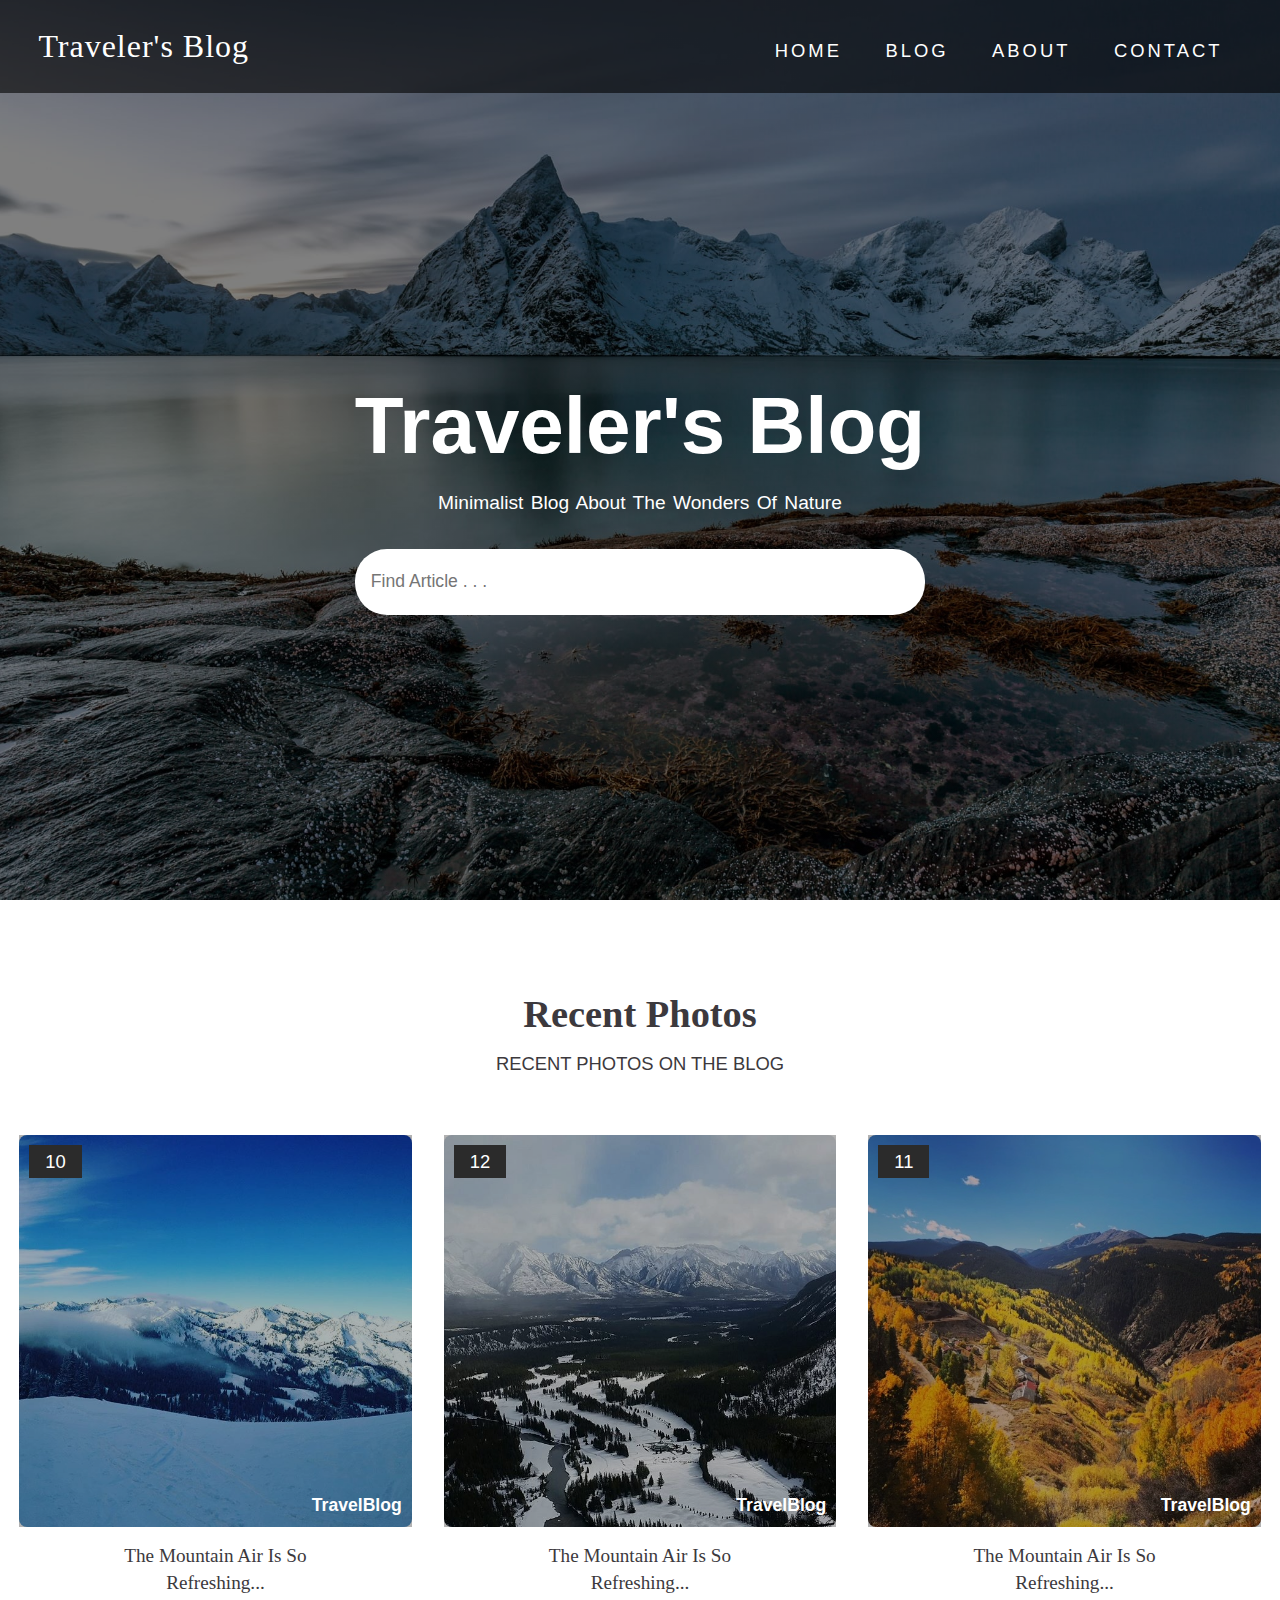
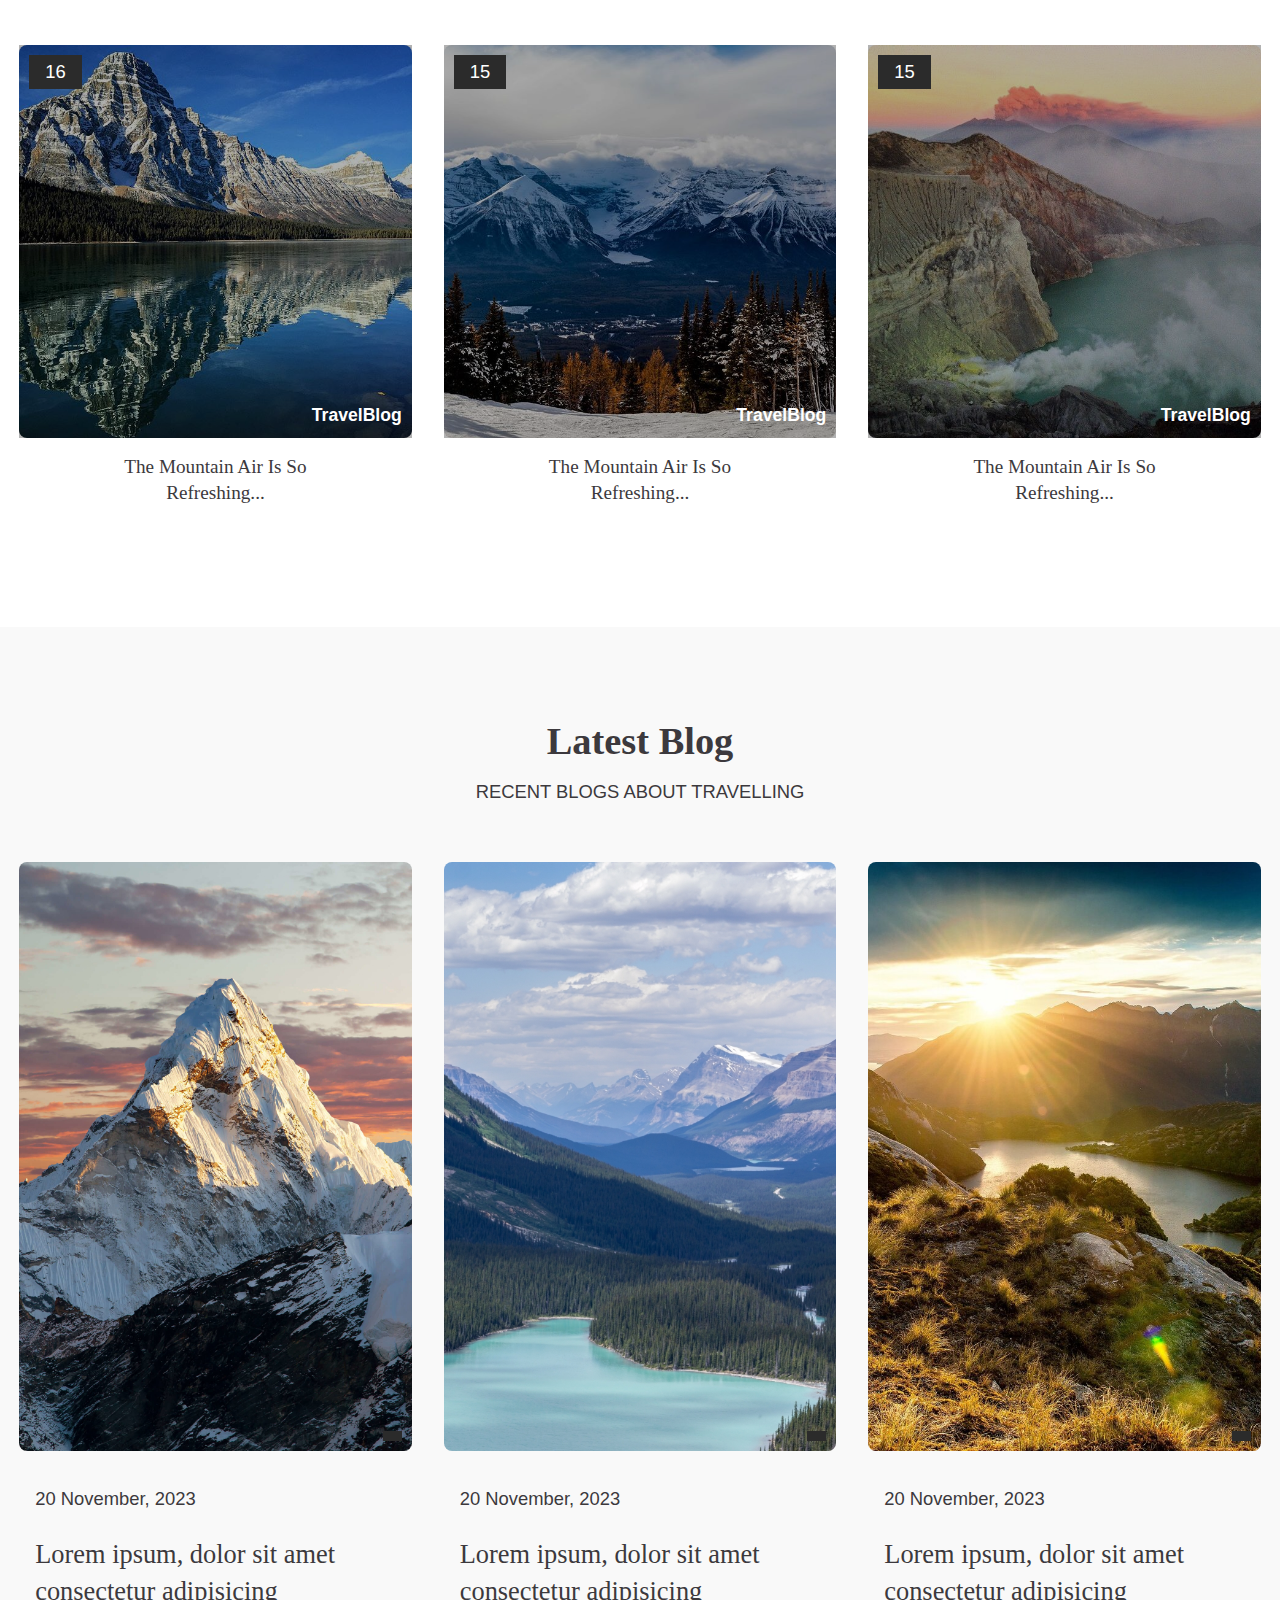
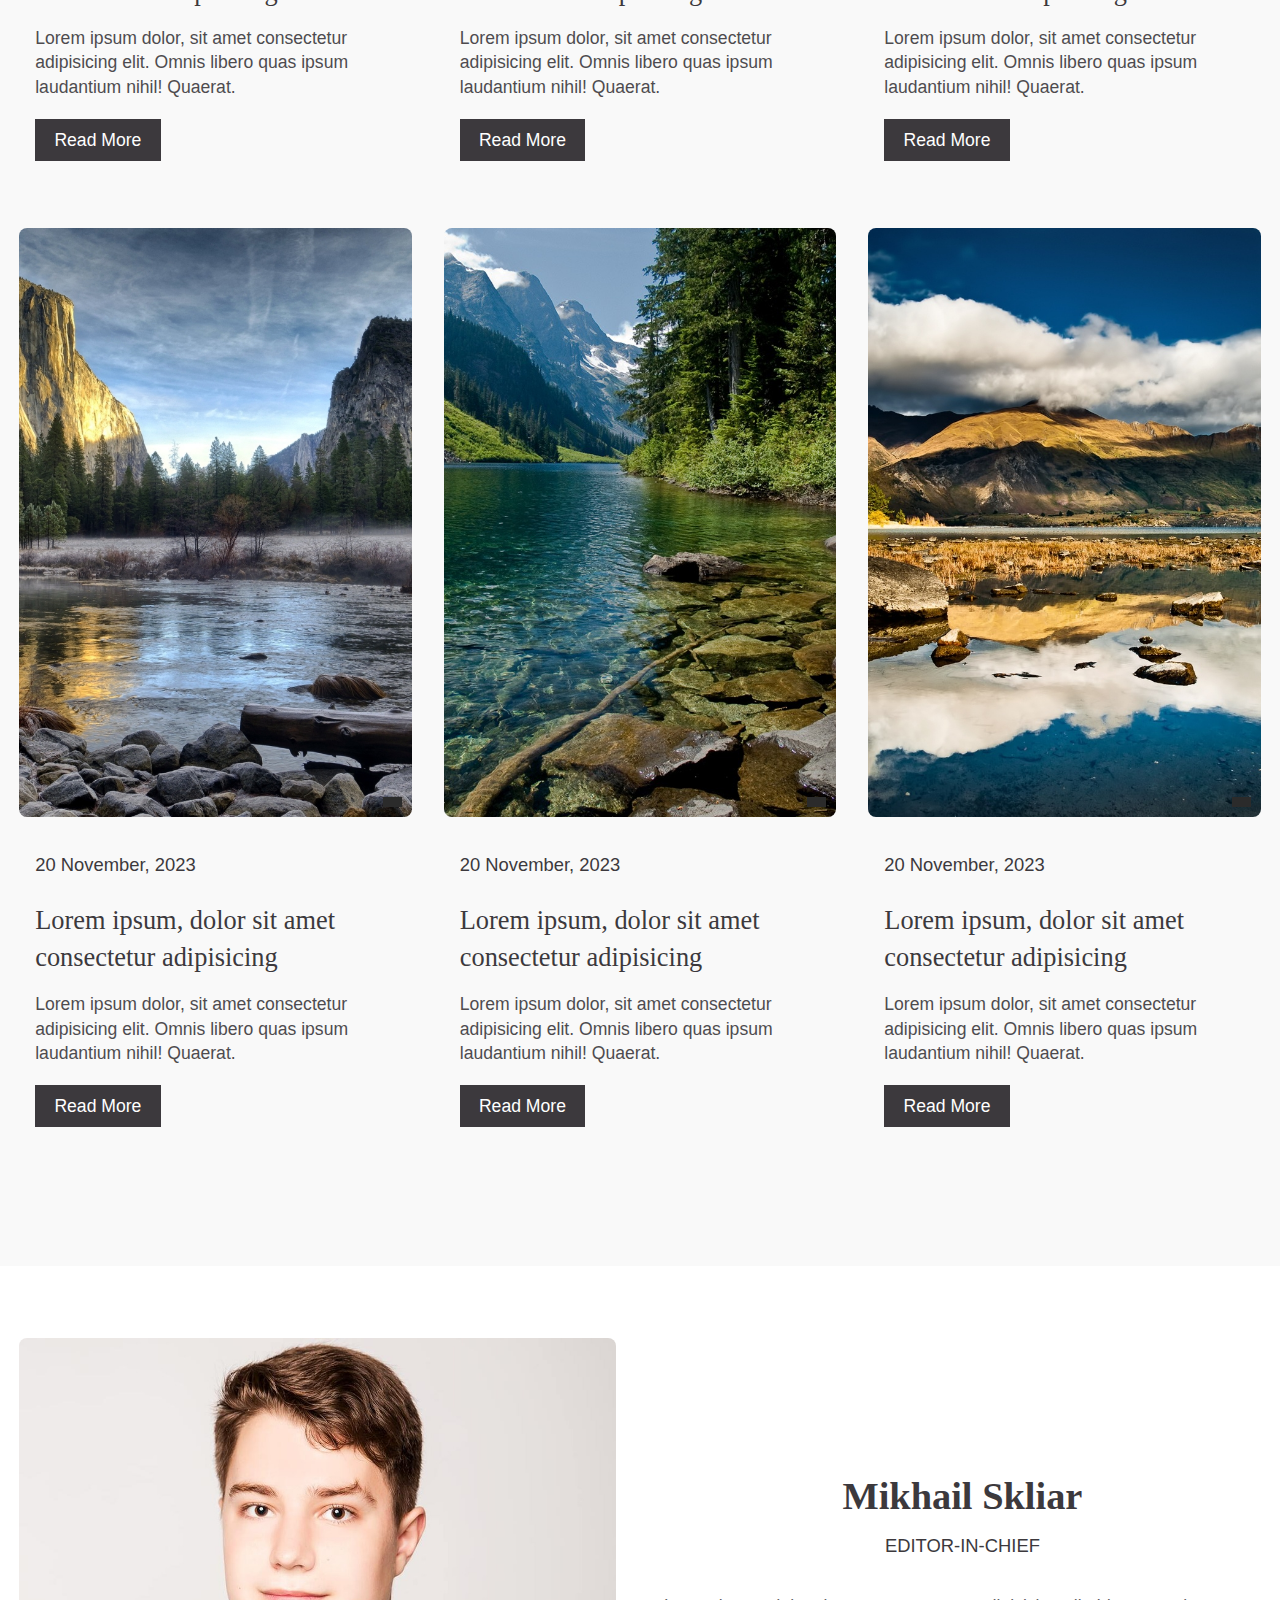
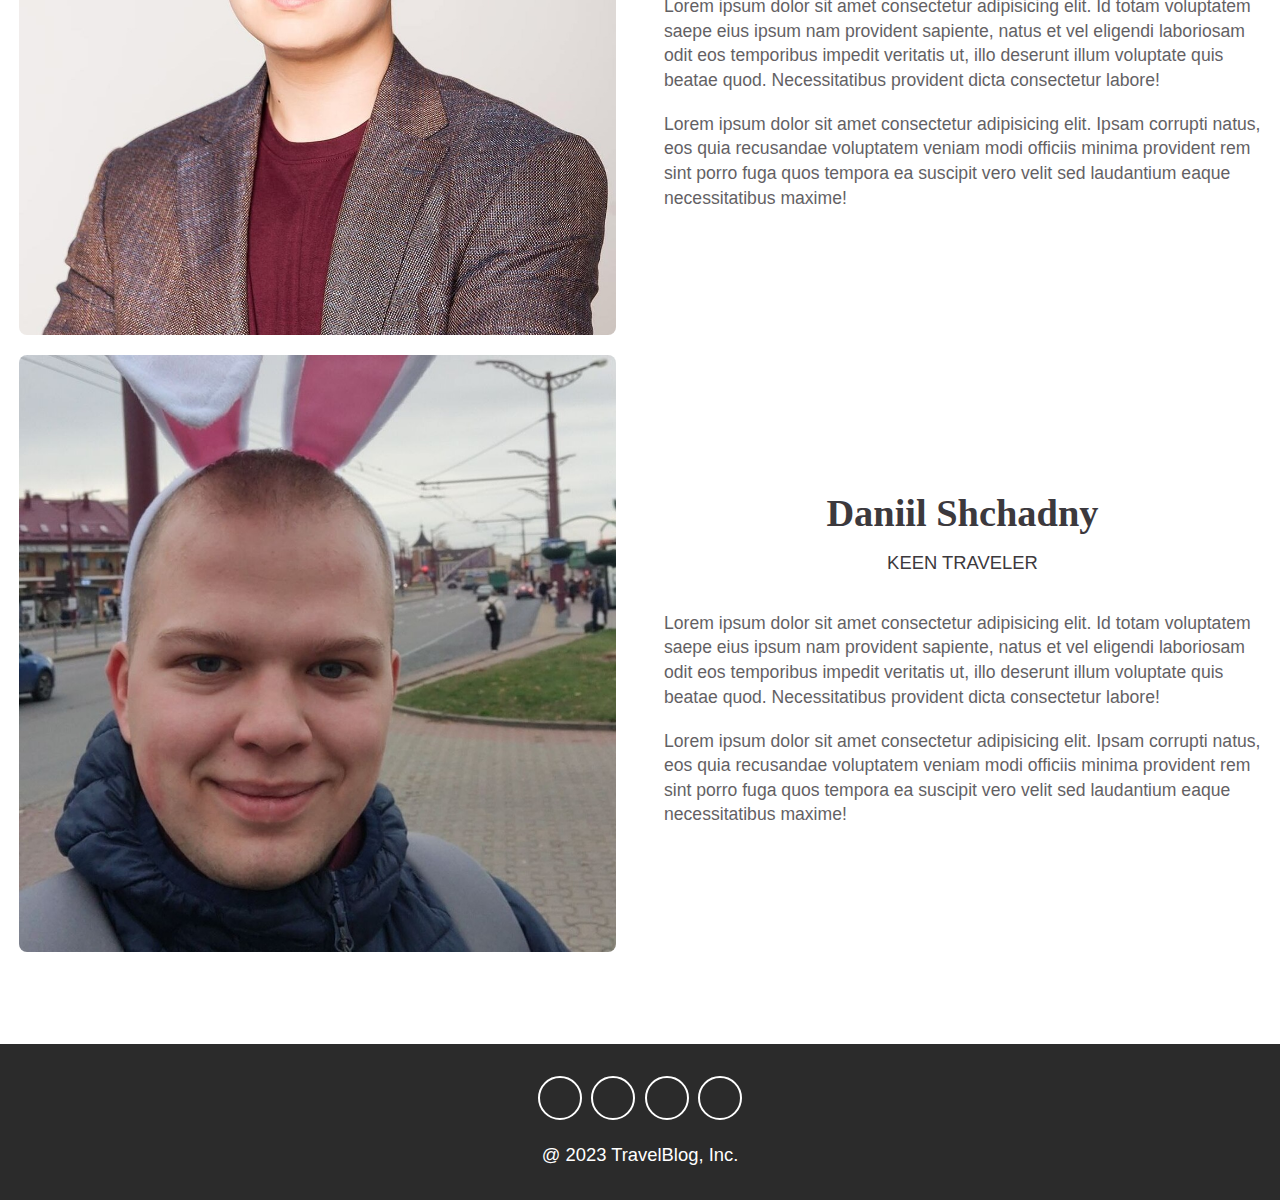
<file: index.html>
<!DOCTYPE html>
<html>
  <head>
    <meta charset="utf-8">
    <title>Home • Traveler's Blog</title>
    <meta name="viewport" content="width=device-width, initial-scale=1">
    <!-- Font awesome icon -->
    <link rel="stylesheet" href="https://cdnjs.cloudflare.com/ajax/libs/font-awesome/5.15.1/css/all.min.css" integrity="sha512-+4zCK9k+qNFUR5X+cKL9EIR+ZOhtIloNl9GIKS57V1MyNsYpYcUrUeQc9vNfzsWfV28IaLL3i96P9sdNyeRssA==" crossorigin="anonymous" />
    <link rel="stylesheet" href="css/common.css">
  </head>
  <body>

    <!-- header -->
    <header class="header-home">
      <nav class = "navbar">
        <div class = "container">
          <a href = "index.html" class = "navbar-brand">Traveler's Blog</a>
          <div class = "navbar-nav">
            <a href = "index.html">home</a>
            <a href = "blogs.html">blog</a>
            <a href = "#about">about</a>
            <a href = "">contact</a>
          </div>
        </div>
      </nav>
      <div class = "banner">
        <div class = "container">
          <h1 class = "banner-title">
            Traveler's Blog
          </h1>
          <p>minimalist blog about the wonders of nature</p>
          <form>
            <input type = "text" class = "search-input" placeholder="Find Article . . .">
            <button type = "submit" class = "search-btn">
              <i class = "fas fa-search"></i>
            </button>
          </form>
        </div>
      </div>
    </header>
    <!-- end of header -->
    
    <!-- design -->
    <section class = "design" id = "design">
      <div class = "container">
        <div class = "title">
          <h2>Recent Photos</h2>
          <p>recent photos on the blog</p>
        </div>

        <div class = "gallery-content">
          <!-- item -->
          <div class = "gallery-item">
            <div class = "gallery-img">
              <img src = "images/gallery-01.jpg" alt = "">
              <span><i class = "far fa-heart"></i> 10</span>
              <span>TravelBlog</span>
            </div>
            <div class = "gallery-title">
              the mountain air is so refreshing...
            </div>
          </div>
          <!-- end of item -->
          <!-- item -->
          <div class = "gallery-item">
            <div class = "gallery-img">
              <img src = "images/gallery-02.jpg" alt = "">
              <span><i class = "far fa-heart"></i> 12</span>
              <span>TravelBlog</span>
            </div>
            <div class = "gallery-title">
              the mountain air is so refreshing...
            </div>
          </div>
          <!-- end of item -->
          <!-- item -->
          <div class = "gallery-item">
            <div class = "gallery-img">
              <img src = "images/gallery-03.jpg" alt = "">
              <span><i class = "far fa-heart"></i> 11</span>
              <span>TravelBlog</span>
            </div>
            <div class = "gallery-title">
              the mountain air is so refreshing...
            </div>
          </div>
          <!-- end of item -->
          <!-- item -->
          <div class = "gallery-item">
            <div class = "gallery-img">
              <img src = "images/gallery-04.jpg" alt = "">
              <span><i class = "far fa-heart"></i> 16</span>
              <span>TravelBlog</span>
            </div>
            <div class = "gallery-title">
              the mountain air is so refreshing...
            </div>
          </div>
          <!-- end of item -->
          <!-- item -->
          <div class = "gallery-item">
            <div class = "gallery-img">
              <img src = "images/gallery-05.jpg" alt = "">
              <span><i class = "far fa-heart"></i> 15</span>
              <span>TravelBlog</span>
            </div>
            <div class = "gallery-title">
              the mountain air is so refreshing...
            </div>
          </div>
          <!-- end of item -->
          <!-- item -->
          <div class = "gallery-item">
            <div class = "gallery-img">
              <img src = "images/gallery-06.jpg" alt = "">
              <span><i class = "far fa-heart"></i> 15</span>
              <span>TravelBlog</span>
            </div>
            <div class = "gallery-title">
              the mountain air is so refreshing...
            </div>
          </div>
          <!-- end of item -->
        </div>
      </div>
    </section>
    <!-- end of design -->


    <!-- blog -->
    <section class = "blog" id = "blog">
      <div class = "container">
        <div class = "title">
          <h2>Latest Blog</h2>
          <p>recent blogs about travelling</p>
        </div>
        <div class = "blog-content">
          <!-- item -->
          <div class = "blog-item">
            <div class = "blog-img">
              <img src = "images/blog-p-01.jpg" alt = "">
              <span><i class = "far fa-heart"></i></span>
            </div>
            <div class = "blog-text">
              <span>20 November, 2023</span>
              <h2>Lorem ipsum, dolor sit amet consectetur adipisicing</h2>
              <p>Lorem ipsum dolor, sit amet consectetur adipisicing elit. Omnis libero quas ipsum laudantium nihil! Quaerat.</p>
              <a href = "article.html">Read More</a>
            </div>
          </div>
          <!-- end of item -->
          <!-- item -->
          <div class = "blog-item">
            <div class = "blog-img">
              <img src = "images/blog-p-02.jpg" alt = "">
              <span><i class = "far fa-heart"></i></span>
            </div>
            <div class = "blog-text">
              <span>20 November, 2023</span>
              <h2>Lorem ipsum, dolor sit amet consectetur adipisicing</h2>
              <p>Lorem ipsum dolor, sit amet consectetur adipisicing elit. Omnis libero quas ipsum laudantium nihil! Quaerat.</p>
              <a href = "article.html">Read More</a>
            </div>
          </div>
          <!-- end of item -->
          <!-- item -->
          <div class = "blog-item">
            <div class = "blog-img">
              <img src = "images/blog-p-03.jpg" alt = "">
              <span><i class = "far fa-heart"></i></span>
            </div>
            <div class = "blog-text">
              <span>20 November, 2023</span>
              <h2>Lorem ipsum, dolor sit amet consectetur adipisicing</h2>
              <p>Lorem ipsum dolor, sit amet consectetur adipisicing elit. Omnis libero quas ipsum laudantium nihil! Quaerat.</p>
              <a href = "article.html">Read More</a>
            </div>
          </div>
          <!-- end of item -->
          <!-- item -->
          <div class = "blog-item">
            <div class = "blog-img">
              <img src = "images/blog-p-04.jpg" alt = "">
              <span><i class = "far fa-heart"></i></span>
            </div>
            <div class = "blog-text">
              <span>20 November, 2023</span>
              <h2>Lorem ipsum, dolor sit amet consectetur adipisicing</h2>
              <p>Lorem ipsum dolor, sit amet consectetur adipisicing elit. Omnis libero quas ipsum laudantium nihil! Quaerat.</p>
              <a href = "article.html">Read More</a>
            </div>
          </div>
          <!-- end of item -->
          <!-- item -->
          <div class = "blog-item">
            <div class = "blog-img">
              <img src = "images/blog-p-05.jpg" alt = "">
              <span><i class = "far fa-heart"></i></span>
            </div>
            <div class = "blog-text">
              <span>20 November, 2023</span>
              <h2>Lorem ipsum, dolor sit amet consectetur adipisicing</h2>
              <p>Lorem ipsum dolor, sit amet consectetur adipisicing elit. Omnis libero quas ipsum laudantium nihil! Quaerat.</p>
              <a href = "article.html">Read More</a>
            </div>
          </div>
          <!-- end of item -->
          <!-- item -->
          <div class = "blog-item">
            <div class = "blog-img">
              <img src = "images/blog-p-06.jpg" alt = "">
              <span><i class = "far fa-heart"></i></span>
            </div>
            <div class = "blog-text">
              <span>20 November, 2023</span>
              <h2>Lorem ipsum, dolor sit amet consectetur adipisicing</h2>
              <p>Lorem ipsum dolor, sit amet consectetur adipisicing elit. Omnis libero quas ipsum laudantium nihil! Quaerat.</p>
              <a href = "article.html">Read More</a>
            </div>
          </div>
          <!-- end of item -->
        </div>
      </div>
    </section>
    <!-- end of blog -->

    <!-- about -->
    <section class = "about" id = "about">
      <div class = "container">
        <div class = "about-content">
          <div>
            <img src = "images/about-bg-skliar.jpg" alt = "">
          </div>
          <div class = "about-text">
            <div class = "title">
              <h2>Mikhail Skliar</h2>
              <p>editor-in-chief</p>
            </div>
            <p>Lorem ipsum dolor sit amet consectetur adipisicing elit. Id totam voluptatem saepe eius ipsum nam provident sapiente, natus et vel eligendi laboriosam odit eos temporibus impedit veritatis ut, illo deserunt illum voluptate quis beatae quod. Necessitatibus provident dicta consectetur labore!</p>
            <p>Lorem ipsum dolor sit amet consectetur adipisicing elit. Ipsam corrupti natus, eos quia recusandae voluptatem veniam modi officiis minima provident rem sint porro fuga quos tempora ea suscipit vero velit sed laudantium eaque necessitatibus maxime!</p>
          </div>
        </div>
        <div class = "about-content">
          <div>
            <img src = "images/about-bg-shchadny.jpg" alt = "">
          </div>
          <div class = "about-text">
            <div class = "title">
              <h2>Daniil Shchadny</h2>
              <p>keen traveler</p>
            </div>
            <p>Lorem ipsum dolor sit amet consectetur adipisicing elit. Id totam voluptatem saepe eius ipsum nam provident sapiente, natus et vel eligendi laboriosam odit eos temporibus impedit veritatis ut, illo deserunt illum voluptate quis beatae quod. Necessitatibus provident dicta consectetur labore!</p>
            <p>Lorem ipsum dolor sit amet consectetur adipisicing elit. Ipsam corrupti natus, eos quia recusandae voluptatem veniam modi officiis minima provident rem sint porro fuga quos tempora ea suscipit vero velit sed laudantium eaque necessitatibus maxime!</p>
          </div>
        </div>
      </div>
    </section>
    <!-- end of about -->

    <!-- footer -->
    <footer>
      <div class = "social-links">
        <a href = "https://www.linkedin.com/in/mikhail-skliar/"><i class = "fab fa-linkedin"></i></a>
        <a href = "https://t.me/iorhael"><i class = "fab fa-telegram"></i></a>
        <a href = "https://vk.com/iorhael"><i class = "fab fa-vk"></i></a>
        <a href = "https://github.com/Iorhael"><i class = "fab fa-github"></i></a>
      </div>
      <span>@ 2023 TravelBlog, Inc.</span>
    </footer>
    <!-- end of footer -->
  </body>
</html>
</file>
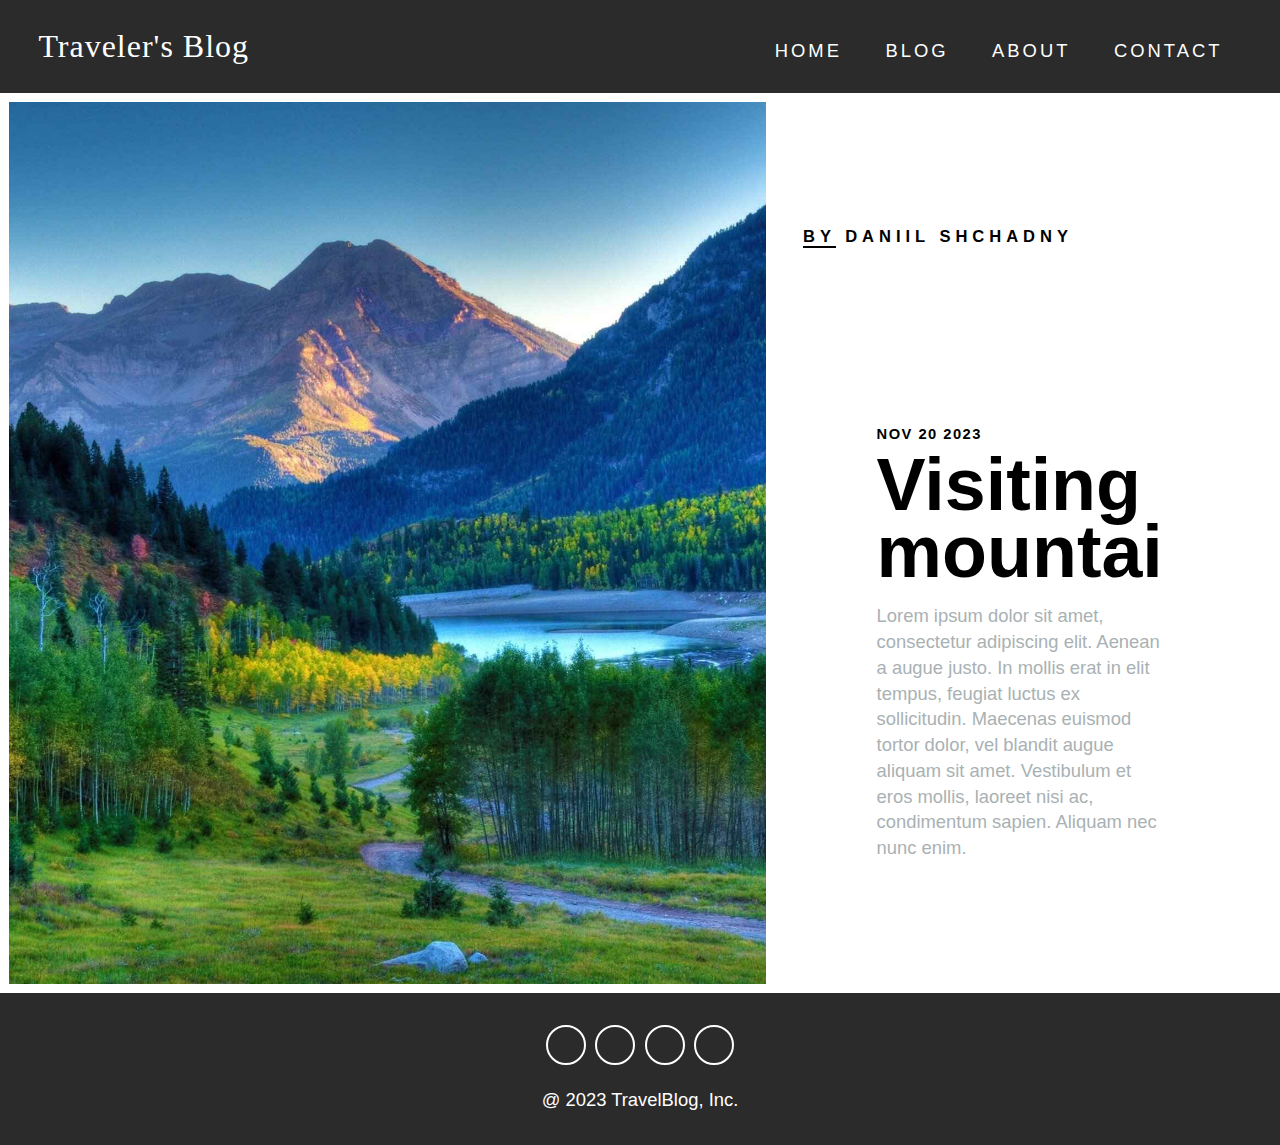
<file: article.html>
<!DOCTYPE html>
<html>
  <head>
    <meta charset="utf-8">
    <title>Visiting mountains • Traveler's Blog</title>
    <meta name="viewport" content="width=device-width, initial-scale=1">
    <!-- Font awesome icon -->
    <link rel="stylesheet" href="https://cdnjs.cloudflare.com/ajax/libs/font-awesome/5.15.1/css/all.min.css" integrity="sha512-+4zCK9k+qNFUR5X+cKL9EIR+ZOhtIloNl9GIKS57V1MyNsYpYcUrUeQc9vNfzsWfV28IaLL3i96P9sdNyeRssA==" crossorigin="anonymous" />
    <link rel="stylesheet" href="css/common.css">
    <link rel="stylesheet" href="css/article.css">
  </head>
  <body>
    <!-- header -->
    <header>
      <nav class = "navbar navbar-article">
        <div class = "container">
          <a href = "index.html" class = "navbar-brand">Traveler's Blog</a>
          <div class = "navbar-nav">
            <a href = "index.html">home</a>
            <a href = "blogs.html">blog</a>
            <a href = "index.html#about">about</a>
            <a href = "">contact</a>
          </div>
        </div>
      </nav>
    </header>
    <!-- end of header -->

    <!-- article -->
    <article class="post">
      <div>
        <div class="absolute-bg" style="background-image: url('images/article-01.jpg');"></div>
      </div>
      <div class="post-container">
        <span class="post-category">By Daniil Shchadny</span>

        <div class="post-content">
            <time class="post-time">Nov 20 2023</time>
            <h1 class="post-header"><span>Visiting mountains</span></h1>

          <p class="post-text">Lorem ipsum dolor sit amet, consectetur adipiscing elit. Aenean a augue justo. In mollis erat in elit tempus, feugiat luctus ex sollicitudin. Maecenas euismod tortor dolor, vel blandit augue aliquam sit amet. Vestibulum et eros mollis, laoreet nisi ac, condimentum sapien. Aliquam nec nunc enim.</p>
        </div>
      </div>
    </article>
    <!-- end of article -->

    <!-- footer -->
    <footer>
      <div class = "social-links">
        <a href = "https://www.linkedin.com/in/mikhail-skliar/"><i class = "fab fa-linkedin"></i></a>
        <a href = "https://t.me/iorhael"><i class = "fab fa-telegram"></i></a>
        <a href = "https://vk.com/iorhael"><i class = "fab fa-vk"></i></a>
        <a href = "https://github.com/Iorhael"><i class = "fab fa-github"></i></a>
      </div>
      <span>@ 2023 TravelBlog, Inc.</span>
    </footer>
    <!-- end of footer -->
  </body>
</html>
</file>
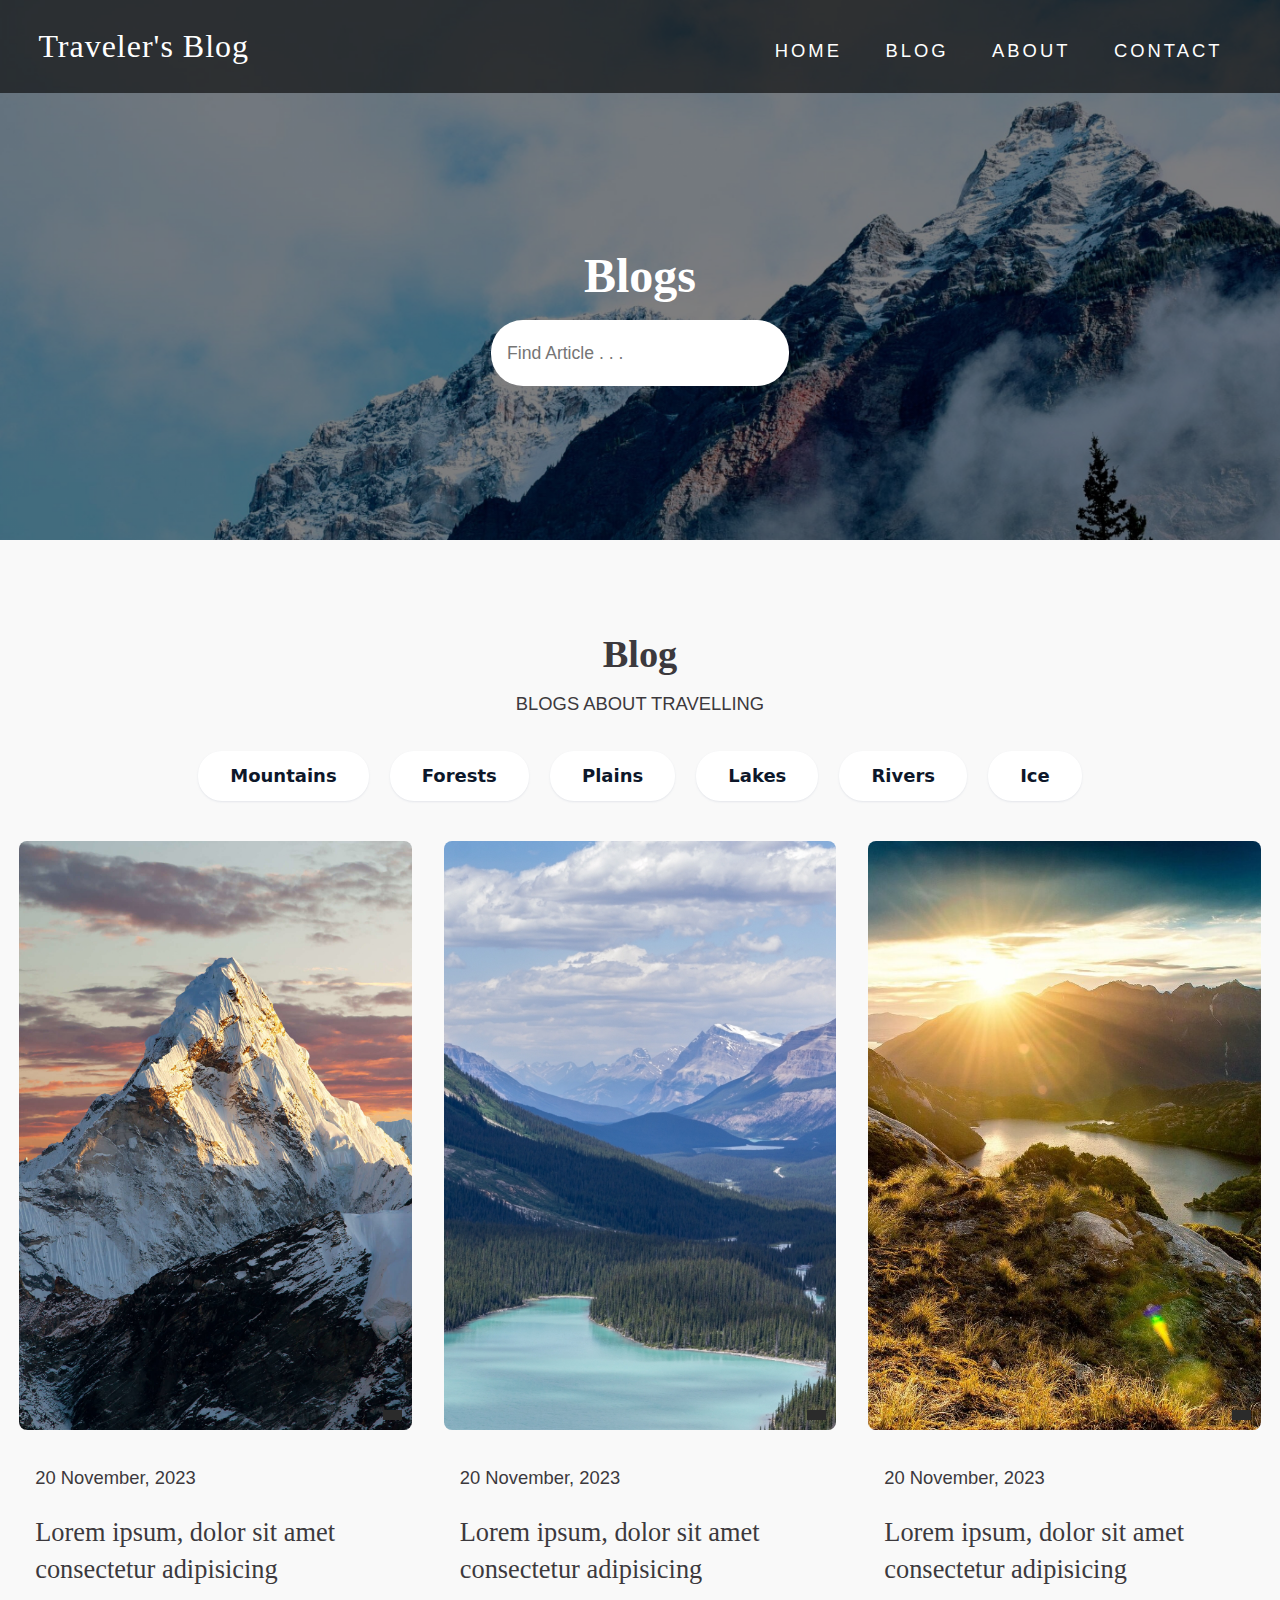
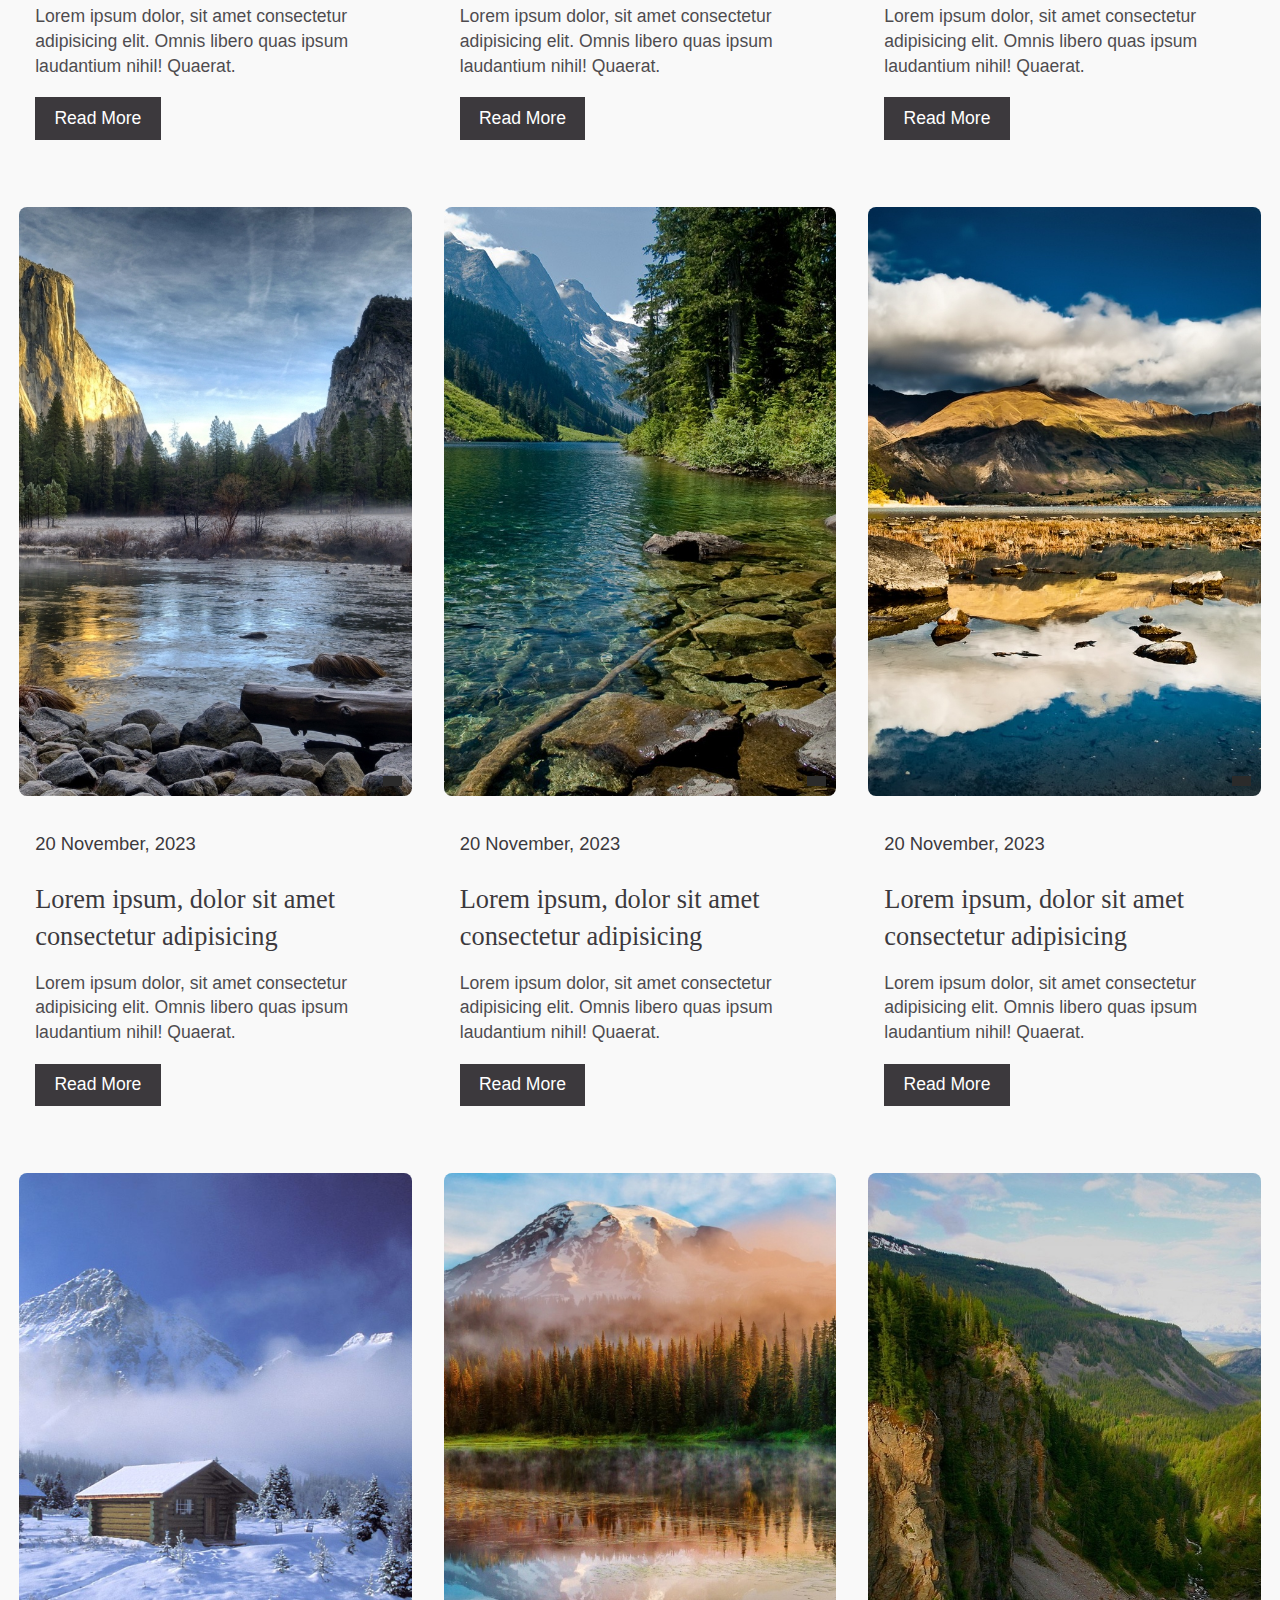
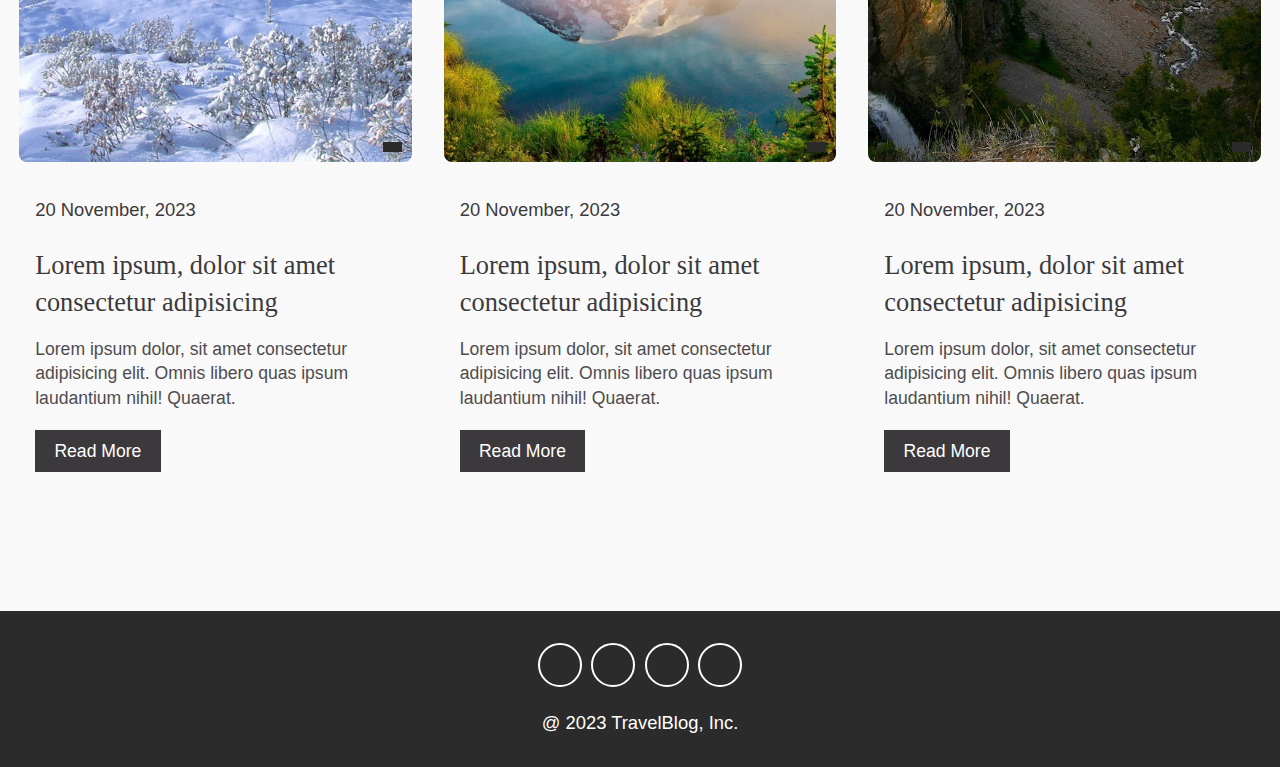
<file: blogs.html>
<!DOCTYPE html>
<html>
  <head>
    <meta charset="utf-8">
    <title>Blogs • Traveler's Blog</title>
    <meta name="viewport" content="width=device-width, initial-scale=1">
    <!-- Font awesome icon -->
    <link rel="stylesheet" href="https://cdnjs.cloudflare.com/ajax/libs/font-awesome/5.15.1/css/all.min.css" integrity="sha512-+4zCK9k+qNFUR5X+cKL9EIR+ZOhtIloNl9GIKS57V1MyNsYpYcUrUeQc9vNfzsWfV28IaLL3i96P9sdNyeRssA==" crossorigin="anonymous" />
    <link rel="stylesheet" href="css/common.css">
    <link rel="stylesheet" href="css/button-article-category.css">
  </head>

  <!-- header -->
  <body>
    <header class="header-blogs">
      <nav class = "navbar">
        <div class = "container">
          <a href = "index.html" class = "navbar-brand">Traveler's Blog</a>
          <div class = "navbar-nav">
            <a href = "index.html">home</a>
            <a href = "blogs.html">blog</a>
            <a href = "index.html#about">about</a>
            <a href = "">contact</a>
          </div>
        </div>
      </nav>
      <div class = "banner">
        <div class = "container">
          <h1 class = "banner-title-blogs">
            Blogs
          </h1>
          <form>
            <input type = "text" class = "search-input" placeholder="Find Article . . .">
            <button type = "submit" class = "search-btn">
              <i class = "fas fa-search"></i>
            </button>
          </form>
        </div>
      </div>
    </header>
    <!-- end of header -->

    <section class = "blog" id = "blog">
      <div class = "container">
        <div class = "title">
          <h2>Blog</h2>
          <p>blogs about travelling</p>
        </div>
        <!-- tags section -->
        <div class="tags">
          <button class="button-article-category" role="button">Mountains</button>
          <button class="button-article-category" role="button">Forests</button>
          <button class="button-article-category" role="button">Plains</button>
          <button class="button-article-category" role="button">Lakes</button>
          <button class="button-article-category" role="button">Rivers</button>
          <button class="button-article-category" role="button">Ice</button>
        </div>
        <!-- end of tag section -->
        <div class = "blog-content">
          <!-- item -->
          <div class = "blog-item">
            <div class = "blog-img">
              <img src = "images/blog-p-01.jpg" alt = "">
              <span><i class = "far fa-heart"></i></span>
            </div>
            <div class = "blog-text">
              <span>20 November, 2023</span>
              <h2>Lorem ipsum, dolor sit amet consectetur adipisicing</h2>
              <p>Lorem ipsum dolor, sit amet consectetur adipisicing elit. Omnis libero quas ipsum laudantium nihil! Quaerat.</p>
              <a href = "article.html">Read More</a>
            </div>
          </div>
          <!-- end of item -->
          <!-- item -->
          <div class = "blog-item">
            <div class = "blog-img">
              <img src = "images/blog-p-02.jpg" alt = "">
              <span><i class = "far fa-heart"></i></span>
            </div>
            <div class = "blog-text">
              <span>20 November, 2023</span>
              <h2>Lorem ipsum, dolor sit amet consectetur adipisicing</h2>
              <p>Lorem ipsum dolor, sit amet consectetur adipisicing elit. Omnis libero quas ipsum laudantium nihil! Quaerat.</p>
              <a href = "article.html">Read More</a>
            </div>
          </div>
          <!-- end of item -->
          <!-- item -->
          <div class = "blog-item">
            <div class = "blog-img">
              <img src = "images/blog-p-03.jpg" alt = "">
              <span><i class = "far fa-heart"></i></span>
            </div>
            <div class = "blog-text">
              <span>20 November, 2023</span>
              <h2>Lorem ipsum, dolor sit amet consectetur adipisicing</h2>
              <p>Lorem ipsum dolor, sit amet consectetur adipisicing elit. Omnis libero quas ipsum laudantium nihil! Quaerat.</p>
              <a href = "article.html">Read More</a>
            </div>
          </div>
          <!-- end of item -->
          <!-- item -->
          <div class = "blog-item">
            <div class = "blog-img">
              <img src = "images/blog-p-04.jpg" alt = "">
              <span><i class = "far fa-heart"></i></span>
            </div>
            <div class = "blog-text">
              <span>20 November, 2023</span>
              <h2>Lorem ipsum, dolor sit amet consectetur adipisicing</h2>
              <p>Lorem ipsum dolor, sit amet consectetur adipisicing elit. Omnis libero quas ipsum laudantium nihil! Quaerat.</p>
              <a href = "article.html">Read More</a>
            </div>
          </div>
          <!-- end of item -->
          <!-- item -->
          <div class = "blog-item">
            <div class = "blog-img">
              <img src = "images/blog-p-05.jpg" alt = "">
              <span><i class = "far fa-heart"></i></span>
            </div>
            <div class = "blog-text">
              <span>20 November, 2023</span>
              <h2>Lorem ipsum, dolor sit amet consectetur adipisicing</h2>
              <p>Lorem ipsum dolor, sit amet consectetur adipisicing elit. Omnis libero quas ipsum laudantium nihil! Quaerat.</p>
              <a href = "article.html">Read More</a>
            </div>
          </div>
          <!-- end of item -->
          <!-- item -->
          <div class = "blog-item">
            <div class = "blog-img">
              <img src = "images/blog-p-06.jpg" alt = "">
              <span><i class = "far fa-heart"></i></span>
            </div>
            <div class = "blog-text">
              <span>20 November, 2023</span>
              <h2>Lorem ipsum, dolor sit amet consectetur adipisicing</h2>
              <p>Lorem ipsum dolor, sit amet consectetur adipisicing elit. Omnis libero quas ipsum laudantium nihil! Quaerat.</p>
              <a href = "article.html">Read More</a>
            </div>
          </div>
          <!-- end of item -->
          <!-- item -->
          <div class = "blog-item">
            <div class = "blog-img">
              <img src = "images/blog-p-07.jpg" alt = "">
              <span><i class = "far fa-heart"></i></span>
            </div>
            <div class = "blog-text">
              <span>20 November, 2023</span>
              <h2>Lorem ipsum, dolor sit amet consectetur adipisicing</h2>
              <p>Lorem ipsum dolor, sit amet consectetur adipisicing elit. Omnis libero quas ipsum laudantium nihil! Quaerat.</p>
              <a href = "article.html">Read More</a>
            </div>
          </div>
          <!-- end of item -->
          <!-- item -->
          <div class = "blog-item">
            <div class = "blog-img">
              <img src = "images/blog-p-08.jpg" alt = "">
              <span><i class = "far fa-heart"></i></span>
            </div>
            <div class = "blog-text">
              <span>20 November, 2023</span>
              <h2>Lorem ipsum, dolor sit amet consectetur adipisicing</h2>
              <p>Lorem ipsum dolor, sit amet consectetur adipisicing elit. Omnis libero quas ipsum laudantium nihil! Quaerat.</p>
              <a href = "article.html">Read More</a>
            </div>
          </div>
          <!-- end of item -->
          <!-- item -->
          <div class = "blog-item">
            <div class = "blog-img">
              <img src = "images/blog-p-09.jpg" alt = "">
              <span><i class = "far fa-heart"></i></span>
            </div>
            <div class = "blog-text">
              <span>20 November, 2023</span>
              <h2>Lorem ipsum, dolor sit amet consectetur adipisicing</h2>
              <p>Lorem ipsum dolor, sit amet consectetur adipisicing elit. Omnis libero quas ipsum laudantium nihil! Quaerat.</p>
              <a href = "article.html">Read More</a>
            </div>
          </div>
          <!-- end of item -->
        </div>
      </div>
    </section>
    <!-- end of blog -->

    <!-- footer -->
    <footer>
      <div class = "social-links">
        <a href = "https://www.linkedin.com/in/mikhail-skliar/"><i class = "fab fa-linkedin"></i></a>
        <a href = "https://t.me/iorhael"><i class = "fab fa-telegram"></i></a>
        <a href = "https://vk.com/iorhael"><i class = "fab fa-vk"></i></a>
        <a href = "https://github.com/Iorhael"><i class = "fab fa-github"></i></a>
      </div>
      <span>@ 2023 TravelBlog, Inc.</span>
    </footer>
    <!-- end of footer -->
  </body>
</html>
</file>
<file: css/common.css>
:root {
    --Playfair: "Playfair Display", serif;
    --Quicksand: "Quicksand", sans-serif;
    --Roboto: "Roboto", sans-serif;
    --dark: #3c393d;
    --exDark: #2b2b2b;
}
* {
    padding: 0;
    margin: 0;
    font-family: var(--Quicksand);
}
body {
    line-height: 1.4;
    color: var(--dark);
}
img {
    width: 100%;
    display: block;
    border-radius: 0.5rem;
}
.container {
    max-width: 1320px;
    margin: 0 auto;
    padding: 0 1.2rem;
}

/* header */
header {
    display: flex;
    flex-direction: column;
    justify-content: stretch;
}
.header-home {
    min-height: 100vh;
    background:
    linear-gradient(rgba(0, 0, 0, 0.5), rgba(0, 0, 0, 0.5)),
    url(../images/banner-bg-home.jpg) center/cover no-repeat fixed;
}
.header-blogs {
    min-height: 60vh;
    background:
    linear-gradient(rgba(0, 0, 0, 0.5), rgba(0, 0, 0, 0.5)),
    url(../images/banner-bg-blogs.jpg) center/cover no-repeat fixed;
}
.navbar {
    background: rgba(0, 0, 0, 0.6);
    padding: 1.2rem;
}
.navbar-brand {
    color: #fff;
    font-size: 2rem;
    display: block;
    text-align: center;
    text-decoration: none;
    font-family: var(--Playfair);
    letter-spacing: 1px;
}
.navbar-nav {
    padding: 0.8rem 0 0.2rem 0;
    text-align: center;
}
.navbar-nav a {
    text-transform: uppercase;
    font-family: var(--Roboto);
    letter-spacing: 1px;
    font-weight: 500;
    color: #fff;
    text-decoration: none;
    display: inline-block;
    padding: 0.4rem 0.1rem;
    letter-spacing: 3px;
    transition: opacity 0.5s ease;
}
.navbar-nav a:hover {
    opacity: 0.7;
}
.banner {
    flex: 1;
    display: flex;
    align-items: center;
    justify-content: center;
    text-align: center;
    color: #fff;
}
.banner-title {
    font-size: 3rem;
    /*    font-family: var(--Playfair);*/
    line-height: 1.2;
}
.banner-title-blogs {
    font-size: 3rem;
    font-family: var(--Playfair);
    line-height: 1.2;
    padding-bottom: 1rem;
}
.banner-title span {
    font-family: var(--Playfair);
}
.banner p {
    padding: 1rem 0 2rem 0;
    font-size: 1.2rem;
    text-transform: capitalize;
    font-family: var(--Roboto);
    font-weight: 300;
    word-spacing: 2px;
}
.banner form {
    background: #fff;
    border-radius: 2rem;
    padding: 0.6rem 1rem;
    display: flex;
    justify-content: space-between;
}
.search-input {
    font-family: var(--Roboto);
    font-size: 1.1rem;
    width: 100%;
    outline: 0;
    padding: 0.6rem 0;
    border: none;
}
.search-input::placeholder {
    text-transform: capitalize;
}
.search-btn {
    width: 40px;
    font-size: 1.1rem;
    color: var(--dark);
    border: none;
    background: transparent;
    outline: 0;
    cursor: pointer;
}

/* design */
.design {
    padding: 4.5rem 0;
}
.title {
    text-align: center;
    padding: 1rem 0;
}
.tags {
    text-align: center;
}
.title h2 {
    font-family: var(--Playfair);
    font-size: 2.4rem;
}
.title p {
    text-transform: uppercase;
    padding: 0.6rem 0;
}
.gallery-content {
    margin: 2rem 0;
}
.gallery-item {
    cursor: pointer;
    margin: 1.5rem 0;
}
.gallery-img {
    position: relative;
    overflow: hidden;
}
.gallery-img::after {
    position: absolute;
    content: "";
    top: 0;
    left: 0;
    width: 100%;
    height: 100%;
    background: rgba(0, 0, 0, 0.3);
}
.gallery-img img {
    transition: all 0.5s ease;
}
.gallery-item:hover img {
    transform: scale(1.2);
}
.gallery-img span:first-of-type {
    position: absolute;
    z-index: 1;
    top: 10px;
    left: 10px;
    background: var(--exDark);
    color: #fff;
    padding: 0.25rem 1rem;
}
.gallery-img span:last-of-type {
    position: absolute;
    z-index: 1;
    bottom: 10px;
    right: 10px;
    color: #fff;
    font-weight: 700;
    font-size: 1.1rem;
}
.gallery-title {
    padding: 1rem;
    font-size: 1.2rem;
    text-align: center;
    width: 70%;
    margin: 0 auto;
    color: var(--dark);
    text-decoration: none;
    text-transform: capitalize;
    font-family: var(--Playfair);
}

/* blog */
.blog {
    background: #f9f9f9;
    padding: 4.5rem 0;
}
.blog-content {
    margin: 2rem 0;
}
.blog-img {
    position: relative;
}
.blog-img span {
    position: absolute;
    bottom: 10px;
    right: 10px;
    background: var(--exDark);
    color: #fff;
    font-size: 1.4rem;
    padding: 0.3rem 0.6rem;
}
.blog-text {
    margin: 2.2rem 0;
    padding: 0 1rem;
}
.blog-text span {
    font-weight: 300;
    display: block;
    padding-bottom: 0.5rem;
}
.blog-text h2 {
    font-family: var(--Playfair);
    padding: 1rem 0;
    font-size: 1.65rem;
    font-weight: 500;
}
.blog-text p {
    font-weight: 300;
    font-size: 1.1rem;
    opacity: 0.9;
    padding-bottom: 1.2rem;
}
.blog-text a {
    font-family: var(--Roboto);
    font-size: 1.1rem;
    text-decoration: none;
    color: var(--dark);
    display: inline-block;
    background: var(--dark);
    color: #fff;
    padding: 0.55rem 1.2rem;
    transition: all 0.5s ease;
}
.blog-text a:hover {
    background: var(--exDark);
}

/* about */
.about {
    padding: 4.5rem 0;
}
.about-text {
    margin: 2rem 0;
}
.about-text > p {
    font-size: 1.1rem;
    padding: 0.6rem 0;
    opacity: 0.8;
}

/* footer */
footer {
    background: var(--exDark);
    color: #fff;
    text-align: center;
    padding: 2rem 0;
}
.social-links {
    display: flex;
    justify-content: center;
    margin-bottom: 1.4rem;
}
.social-links a {
    border: 2px solid #fff;
    color: #fff;
    display: block;
    width: 40px;
    height: 40px;
    display: flex;
    justify-content: center;
    align-items: center;
    border-radius: 50%;
    text-decoration: none;
    margin: 0 0.3rem;
    transition: all 0.5s ease;
}

.social-links a:hover {
    background: #fff;
    color: var(--exDark);
}
.footer span {
    margin-top: 1rem;
    display: block;
    font-family: var(--Playfair);
    letter-spacing: 2px;
}

/* Media Queries */
@media screen and (min-width: 540px) {
    .navbar-nav a {
        padding-right: 1.2rem;
        padding-left: 1.2rem;
    }
    .banner-title {
        font-size: 5rem;
    }
    repeat .banner form {
        margin-top: 1.4rem;
        width: 80%;
        margin-left: auto;
        margin-right: auto;
    }
}

@media screen and (min-width: 768px) {
    .navbar .container {
        display: flex;
        align-items: center;
        justify-content: space-between;
    }
    .search-input {
        padding: 0.8rem 0;
    }
    .gallery-content {
        display: grid;
        grid-template-columns: repeat(2, 1fr);
        gap: 2rem;
    }
    .gallery-item {
        margin: 0;
    }
    .blog-content {
        display: grid;
        grid-template-columns: repeat(2, 1fr);
        gap: 2rem;
    }
}

@media screen and (min-width: 992px) {
    .blog-content {
        grid-template-columns: repeat(3, 1fr);
    }
    .about-content {
        display: grid;
        grid-template-columns: repeat(2, 1fr);
        column-gap: 3rem;
        align-items: center;
        padding-bottom: 20px;
    }
}

@media screen and (min-width: 1200px) {
    .gallery-content {
        grid-template-columns: repeat(3, 1fr);
    }
}
@media (min-width: 20em) {
    body {
        font-size: 102.5%;
    }
}
@media (min-width: 30em) {
    body {
        font-size: 105%;
    }
}
@media (min-width: 54em) {
    body {
        font-size: 107.5%;
    }
}
@media (min-width: 64em) {
    body {
        font-size: 110%;
    }
}
@media (min-width: 76.5em) {
    body {
        font-size: 115%;
    }
}
@media (min-width: 114em) {
    body {
        font-size: 125%;
    }
}
</file>
<file: css/article.css>
*:not(header):not(header *),
*:before,
*:after {
box-sizing: border-box;
}

h1 {
  margin-top: 0;
  margin-bottom: 0.25em;
  font-size: 4em;
  font-weight: 900;
  line-height: 0.9;
}
p {
  margin: 0;
  color: #a9b1b3;
}
/** * Text Selection */
::selection {
  color: #fff;
  background-color: #d0f2ee;
  text-shadow: none;
}
/** * Body */
body {
  color: #000;
  background-color: #fff;
}
.navbar-article {
  background: #2b2b2b;
  padding: 1.2rem;
}
/** * Components */
.post {
  min-height: 100vh;
  width: 100%;
  border: 0.5em solid #fff;
}
@media (min-width: 54em) {
  .post {
    display: flex;
    height: 100vh;
    min-height: 40em;
  }
}
.post > *:first-child {
  position: relative;
  height: 14em;
  background-color: #000;
}
@media (min-width: 30em) {
  .post > *:first-child {
    height: 18em;
  }
}
@media (min-width: 54em) {
  .post > *:first-child {
    flex-basis: 50%;
    max-width: 50%;
    height: auto;
  }
}
@media (min-width: 76.5em) {
  .post > *:first-child {
    flex-basis: 60%;
    max-width: 60%;
  }
}
@media (min-width: 54em) {
  .post > *:last-child {
    flex-basis: 50%;
    max-width: 50%;
  }
}
@media (min-width: 76.5em) {
  .post > *:last-child {
    flex-basis: 40%;
    max-width: 40%;
  }
}
.post-container {
  display: flex;
  flex-direction: column;
  justify-content: space-around;
  padding: 2em;
  overflow-y: auto;
}
.post-category {
  position: relative;
  font-weight: 600;
  font-size: 0.9em;
  text-transform: uppercase;
  letter-spacing: 0.3em;
  overflow: hidden;
}
.post-category:before {
  content: "";
  position: absolute;
  left: 0;
  bottom: 0;
  height: 2px;
  width: 2em;
  background-color: #000;
  animation: slide-in 1s ease-in both 0.2s;
}
.post-content {
  padding: 2em 0;
}
@media (min-width: 54em) {
  .post-content {
    padding: 0 4em;
  }
}
.post-time {
  display: inline-block;
  margin-bottom: 0.5em;
  font-weight: 600;
  font-size: 0.8em;
  text-transform: uppercase;
  letter-spacing: 0.1em;
}
.post-header {
  overflow: hidden;
}
.post-header span {
  display: inline-block;
  animation: slide-up 0.8s ease-in-out both 0.5s;
}
.post-text {
  font-weight: 300;
  animation: fade-in 0.8s ease-in-out both 0.5s;
}
/** * Helpers */
.absolute-bg {
  position: absolute;
  top: 0;
  left: 0;
  height: 100%;
  width: 100%;
  background-position: 50%;
  background-repeat: no-repeat;
  background-size: cover;
  overflow: hidden;
  animation: fade-in 0.8s ease-in-out both 0.6s;
}
/** * Animations */
@keyframes slide-in {
  0% {
    transform: translate3d(-100%, 0, 0);
  }
  100% {
    transform: translate3d(0, 0, 0);
  }
}
@keyframes slide-up {
  0% {
    opacity: 0;
    transform: translate3d(0, 100%, 0);
  }
  90% {
    opacity: 1;
  }
  100% {
    transform: translate3d(0, 0, 0);
  }
}
@keyframes fade-in {
  0% {
    opacity: 0;
  }
  100% {
    opacity: 1;
  }
}
</file>
<file: css/button-article-category.css>
.button-article-category {
  background-color: #fff;
  border: 0 solid #e2e8f0;
  border-radius: 1.5rem;
  box-sizing: border-box;
  color: #0d172a;
  cursor: pointer;
  display: inline-block;
  font-family:
  "Basier circle",
  -apple-system,
  system-ui,
  "Segoe UI",
  Roboto,
  "Helvetica Neue",
  Arial,
  "Noto Sans",
  sans-serif,
  "Apple Color Emoji",
  "Segoe UI Emoji",
  "Segoe UI Symbol",
  "Noto Color Emoji";
  font-size: 1.1rem;
  font-weight: 600;
  line-height: 1;
  padding: 1rem 1.6rem;
  margin: 0.5rem;
  text-align: center;
  text-decoration: none #0d172a solid;
  text-decoration-thickness: auto;
  transition: all 0.1s cubic-bezier(0.4, 0, 0.2, 1);
  box-shadow: 0px 1px 2px rgba(166, 175, 195, 0.25);
  user-select: none;
  -webkit-user-select: none;
  touch-action: manipulation;
}

.button-article-category:hover {
  background-color: #1e293b;
  color: #fff;
}

@media (min-width: 768px) {
  .button-article-category {
    font-size: 1.125rem;
    padding: 1rem 2rem;
  }
}
</file>
